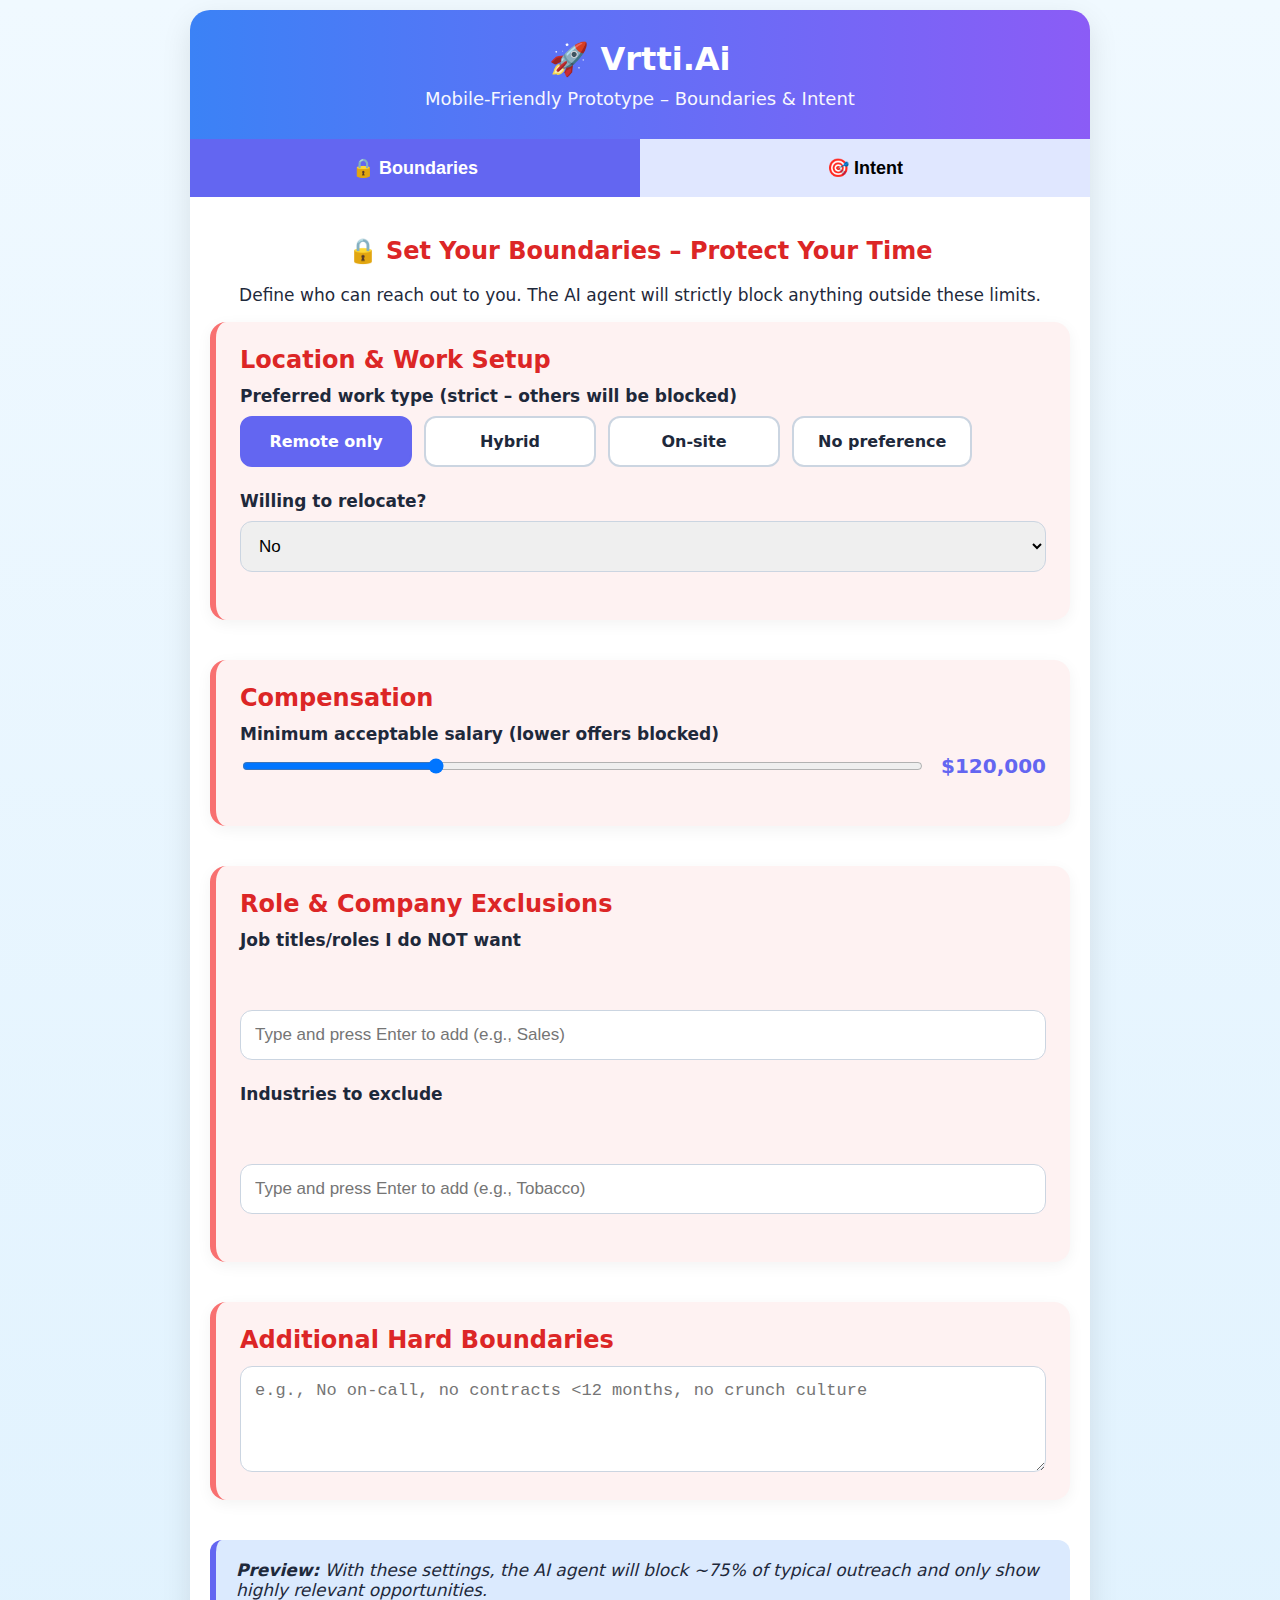
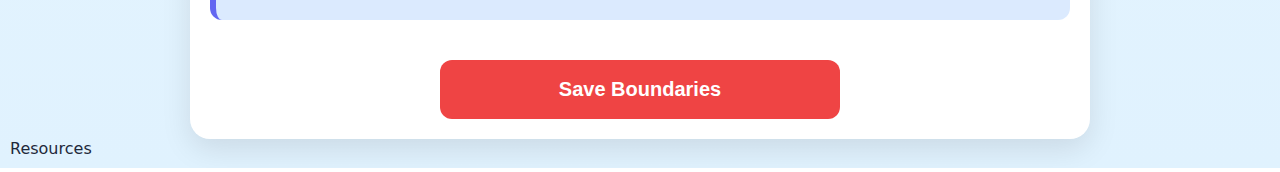
<file: Index.html>
<!DOCTYPE html>
<html lang="en">
<head>
    <meta charset="UTF-8">
    <meta name="viewport" content="width=device-width, initial-scale=1.0">
    <title>Vrtti.Ai - Boundaries & Intent (Mobile-Friendly)</title>
    <style>
        body {
            font-family: 'Segoe UI', system-ui, sans-serif;
            background: linear-gradient(to bottom, #f0f9ff, #e0f2fe);
            margin: 0;
            padding: 10px;
            color: #1e293b;
        }
        .container {
            max-width: 900px;
            margin: 0 auto;
            background: white;
            border-radius: 20px;
            box-shadow: 0 10px 30px rgba(0,0,0,0.1);
            overflow: hidden;
        }
        header {
            background: linear-gradient(to right, #3b82f6, #8b5cf6);
            color: white;
            padding: 30px 20px;
            text-align: center;
        }
        header h1 {
            margin: 0;
            font-size: 32px;
            font-weight: bold;
        }
        header p {
            margin: 10px 0 0;
            font-size: 18px;
            opacity: 0.95;
        }
        .tabs {
            display: flex;
            background: #e0e7ff;
        }
        .tab-button {
            flex: 1;
            padding: 18px;
            text-align: center;
            font-size: 18px;
            font-weight: 700;
            background: none;
            border: none;
            cursor: pointer;
            transition: all 0.3s;
        }
        .tab-button.active {
            background: #6366f1;
            color: white;
        }
        .tab-button:hover:not(.active) {
            background: #c7d2fe;
        }
        .tab-content {
            display: none;
            padding: 20px;
        }
        .tab-content.active {
            display: block;
        }
        .section {
            margin-bottom: 40px;
            padding: 24px;
            border-radius: 16px;
            box-shadow: 0 4px 15px rgba(0,0,0,0.05);
        }
        #boundaries .section {
            background: #fef2f2;
            border-left: 6px solid #f87171;
        }
        #intent .section {
            background: #f0fdf4;
            border-left: 6px solid #4ade80;
        }
        .section h2 {
            margin-top: 0;
            font-size: 24px;
            margin-bottom: 12px;
        }
        #boundaries h2 { color: #dc2626; }
        #intent h2 { color: #16a34a; }
        .form-group {
            margin-bottom: 24px;
        }
        label {
            display: block;
            margin-bottom: 10px;
            font-weight: 600;
            font-size: 17px;
        }
        input[type="text"], select, textarea {
            width: 100%;
            padding: 14px;
            border: 1px solid #cbd5e1;
            border-radius: 12px;
            font-size: 17px;
            box-sizing: border-box;
        }
        textarea { resize: vertical; }
        .toggle-group {
            display: flex;
            gap: 12px;
            flex-wrap: wrap;
        }
        .toggle-btn {
            padding: 14px 24px;
            border: 2px solid #cbd5e1;
            border-radius: 12px;
            background: white;
            cursor: pointer;
            font-weight: 600;
            transition: all 0.3s;
            min-width: 120px;
            text-align: center;
        }
        .toggle-btn.active {
            background: #6366f1;
            color: white;
            border-color: #6366f1;
        }
        .slider-container {
            display: flex;
            align-items: center;
            gap: 16px;
        }
        input[type="range"] {
            flex: 1;
            height: 8px;
            border-radius: 8px;
            background: #e2e8f0;
        }
        .slider-value {
            min-width: 100px;
            font-weight: bold;
            font-size: 20px;
            color: #6366f1;
        }
        .tag-container {
            display: flex;
            flex-wrap: wrap;
            gap: 10px;
            margin-bottom: 10px;
            min-height: 40px;
        }
        .tag {
            background: #fee2e2;
            color: #991b1b;
            padding: 8px 16px;
            border-radius: 30px;
            font-size: 15px;
            display: flex;
            align-items: center;
            gap: 8px;
        }
        #intent .tag {
            background: #d1fae5;
            color: #166534;
        }
        .tag span {
            cursor: pointer;
            font-weight: bold;
            font-size: 18px;
        }
        .preview {
            background: #dbeafe;
            padding: 20px;
            border-radius: 12px;
            margin-top: 30px;
            font-size: 17px;
            font-style: italic;
            border-left: 6px solid #6366f1;
        }
        .actions {
            text-align: center;
            margin-top: 40px;
        }
        button.save {
            padding: 18px 50px;
            font-size: 20px;
            font-weight: bold;
            border: none;
            border-radius: 12px;
            cursor: pointer;
            transition: 0.3s;
            width: 100%;
            max-width: 400px;
        }
        #boundaries button.save {
            background: #ef4444;
            color: white;
        }
        #boundaries button.save:hover {
            background: #dc2626;
        }
        #intent button.save {
            background: #22c55e;
            color: white;
        }
        #intent button.save:hover {
            background: #16a34a;
        }

        @media (max-width: 768px) {
            header h1 { font-size: 28px; }
            .tab-button { font-size: 17px; padding: 16px; }
            .section { padding: 20px; }
            .toggle-btn { padding: 14px 18px; font-size: 16px; }
            label, input, select, textarea { font-size: 18px; }
            .slider-value { font-size: 19px; }
            button.save { padding: 20px; font-size: 21px; }
        }
    </style>
</head>
<body>
    <div class="container">
        <header>
            <h1>🚀 Vrtti.Ai</h1>
            <p>Mobile-Friendly Prototype – Boundaries & Intent</p>
        </header>

        <div class="tabs">
            <button class="tab-button active" onclick="openTab('boundaries', this)">🔒 Boundaries</button>
            <button class="tab-button" onclick="openTab('intent', this)">🎯 Intent</button>
        </div>

        <!-- Boundaries Tab -->
        <div id="boundaries" class="tab-content active">
            <h2 style="text-align:center;">🔒 Set Your Boundaries – Protect Your Time</h2>
            <p style="text-align:center; font-size:17px;">Define who can reach out to you. The AI agent will strictly block anything outside these limits.</p>

            <div class="section">
                <h2>Location & Work Setup</h2>
                <div class="form-group">
                    <label>Preferred work type (strict – others will be blocked)</label>
                    <div class="toggle-group radio-group">
                        <div class="toggle-btn active" onclick="toggleSelection(this)">Remote only</div>
                        <div class="toggle-btn" onclick="toggleSelection(this)">Hybrid</div>
                        <div class="toggle-btn" onclick="toggleSelection(this)">On-site</div>
                        <div class="toggle-btn" onclick="toggleSelection(this)">No preference</div>
                    </div>
                </div>
                <div class="form-group">
                    <label>Willing to relocate?</label>
                    <select>
                        <option>No</option>
                        <option>Maybe (discuss)</option>
                        <option>Yes</option>
                    </select>
                </div>
            </div>

            <div class="section">
                <h2>Compensation</h2>
                <div class="form-group">
                    <label>Minimum acceptable salary (lower offers blocked)</label>
                    <div class="slider-container">
                        <input type="range" min="50000" max="300000" value="120000" oninput="updateSlider(this, 'min-salary-value')">
                        <span class="slider-value" id="min-salary-value">$120,000</span>
                    </div>
                </div>
            </div>

            <div class="section">
                <h2>Role & Company Exclusions</h2>
                <div class="form-group">
                    <label>Job titles/roles I do NOT want</label>
                    <div class="tag-container" id="exclude-titles"></div>
                    <input type="text" placeholder="Type and press Enter to add (e.g., Sales)" onkeydown="addTag(event, this, 'exclude-titles')">
                </div>
                <div class="form-group">
                    <label>Industries to exclude</label>
                    <div class="tag-container" id="exclude-industries"></div>
                    <input type="text" placeholder="Type and press Enter to add (e.g., Tobacco)" onkeydown="addTag(event, this, 'exclude-industries')">
                </div>
            </div>

            <div class="section">
                <h2>Additional Hard Boundaries</h2>
                <textarea rows="4" placeholder="e.g., No on-call, no contracts <12 months, no crunch culture"></textarea>
            </div>

            <div class="preview">
                <strong>Preview:</strong> With these settings, the AI agent will block ~75% of typical outreach and only show highly relevant opportunities.
            </div>

            <div class="actions">
                <button class="save">Save Boundaries</button>
            </div>
        </div>

        <!-- Intent Tab -->
        <div id="intent" class="tab-content">
            <h2 style="text-align:center;">🎯 Set Your Intent – What You Really Want</h2>
            <p style="text-align:center; font-size:17px;">Tell the AI agent your goals. It will proactively search, apply, and negotiate for you.</p>

            <div class="section">
                <h2>Dream Role</h2>
                <div class="form-group">
                    <label>Desired job titles</label>
                    <div class="tag-container" id="desired-titles"></div>
                    <input type="text" placeholder="Type and press Enter to add (e.g., Senior Full-Stack Engineer)" onkeydown="addTag(event, this, 'desired-titles')">
                </div>
                <div class="form-group">
                    <label>Target seniority level</label>
                    <select>
                        <option>Mid-level</option>
                        <option>Senior</option>
                        <option>Junior</option>
                        <option>Lead/Principal</option>
                        <option>Executive</option>
                    </select>
                </div>
            </div>

            <div class="section">
                <h2>Compensation Goals</h2>
                <div class="form-group">
                    <label>Target salary range (minimum)</label>
                    <div class="slider-container">
                        <input type="range" min="80000" max="400000" value="180000" oninput="updateSlider(this, 'target-salary-value')">
                        <span class="slider-value" id="target-salary-value">$180,000</span>
                    </div>
                </div>
            </div>

            <div class="section">
                <h2>Company & Culture Fit</h2>
                <div class="form-group">
                    <label>Preferred company size (can select multiple)</label>
                    <div class="toggle-group checkbox-group">
                        <div class="toggle-btn" onclick="toggleSelection(this)">Startup (&lt;50)</div>
                        <div class="toggle-btn active" onclick="toggleSelection(this)">Small-Medium (50-500)</div>
                        <div class="toggle-btn" onclick="toggleSelection(this)">Large (500+)</div>
                    </div>
                </div>
                <div class="form-group">
                    <label>Must-have culture/values (can select multiple)</label>
                    <div class="toggle-group checkbox-group">
                        <div class="toggle-btn active" onclick="toggleSelection(this)">Work-life balance</div>
                        <div class="toggle-btn" onclick="toggleSelection(this)">High growth & equity</div>
                        <div class="toggle-btn active" onclick="toggleSelection(this)">Mission-driven</div>
                        <div class="toggle-btn" onclick="toggleSelection(this)">Diversity focus</div>
                    </div>
                </div>
            </div>

            <div class="section">
                <h2>Career Goals & Extra Intent</h2>
                <textarea rows="4" placeholder="e.g., Move into AI/ML, lead a team in 3-5 years, open to visa sponsorship"></textarea>
            </div>

            <div class="section">
                <h2>Agent Aggressiveness</h2>
                <label>How proactive should the agent be?</label>
                <div class="slider-container">
                    <input type="range" min="0" max="100" value="60" oninput="updateAggression(this.value)">
                    <span class="slider-value" id="aggression-text">Moderate</span>
                </div>
            </div>

            <div class="preview">
                <strong>Preview:</strong> The AI agent will aggressively target Senior/Mid-level roles at growth companies with strong work-life balance, aiming for $180k+.
            </div>

            <div class="actions">
                <button class="save">Save Intent</button>
            </div>
        </div>
    </div>

    <script>
        function openTab(tabName, btn) {
            var contents = document.querySelectorAll(".tab-content");
            for (var i = 0; i < contents.length; i++) {
                contents[i].classList.remove("active");
            }
            var buttons = document.querySelectorAll(".tab-button");
            for (var i = 0; i < buttons.length; i++) {
                buttons[i].classList.remove("active");
            }
            document.getElementById(tabName).classList.add("active");
            btn.classList.add("active");
        }

        function toggleSelection(element) {
            var parent = element.parentNode;
            if (parent.classList.contains("radio-group")) {
                var siblings = parent.querySelectorAll(".toggle-btn");
                for (var i = 0; i < siblings.length; i++) {
                    siblings[i].classList.remove("active");
                }
                element.classList.add("active");
            } else if (parent.classList.contains("checkbox-group")) {
                element.classList.toggle("active");
            }
        }

        function updateSlider(slider, spanId) {
            var span = document.getElementById(spanId);
            span.textContent = "$" + parseInt(slider.value).toLocaleString();
        }

        function updateAggression(value) {
            var text = document.getElementById("aggression-text");
            if (value < 30) text.textContent = "Passive";
            else if (value < 70) text.textContent = "Moderate";
            else text.textContent = "Aggressive";
        }

        function addTag(event, input, containerId) {
            if (event.key === "Enter" && input.value.trim() !== "") {
                event.preventDefault();
                var container = document.getElementById(containerId);
                var tag = document.createElement("div");
                tag.className = "tag";
                tag.innerHTML = input.value.trim() + '<span onclick="this.parentElement.remove()">×</span>';
                container.appendChild(tag);
                input.value = "";
            }
        }
    </script>
</body>
</html>




Resources
</file>
